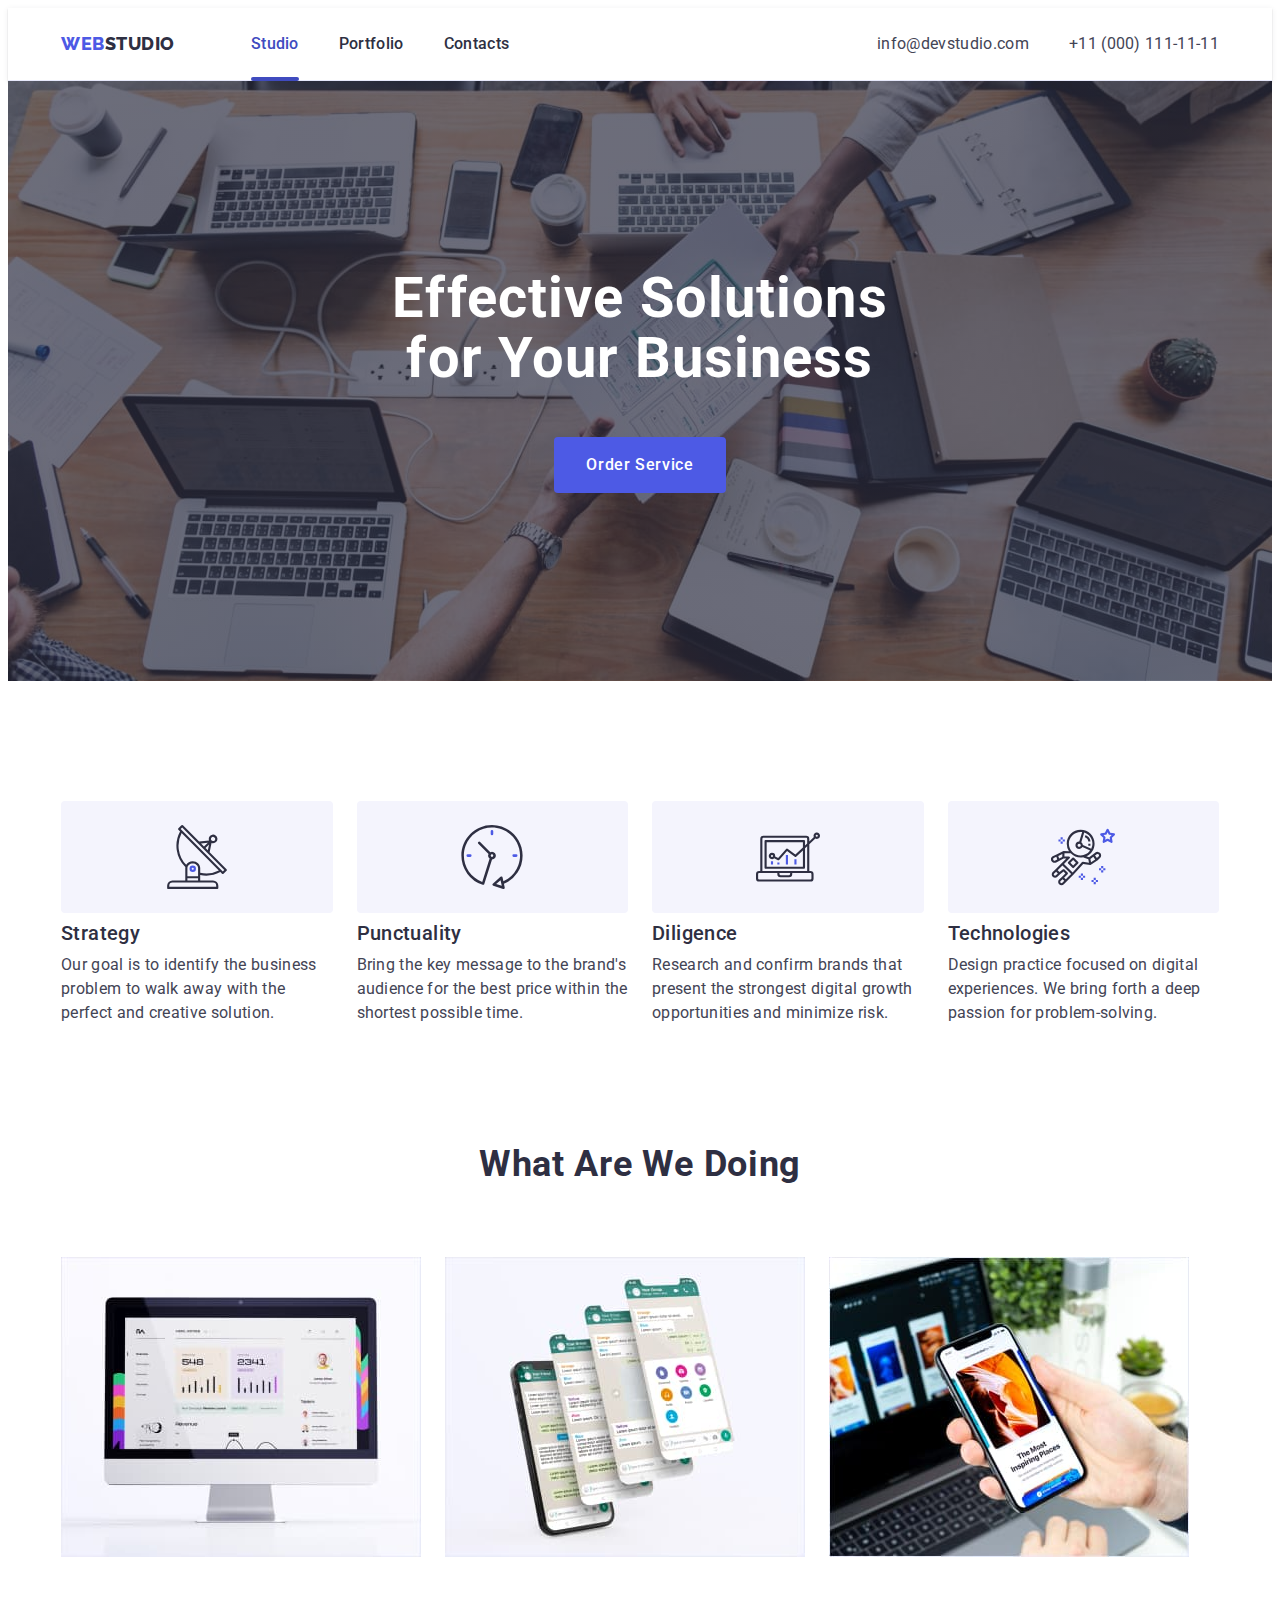
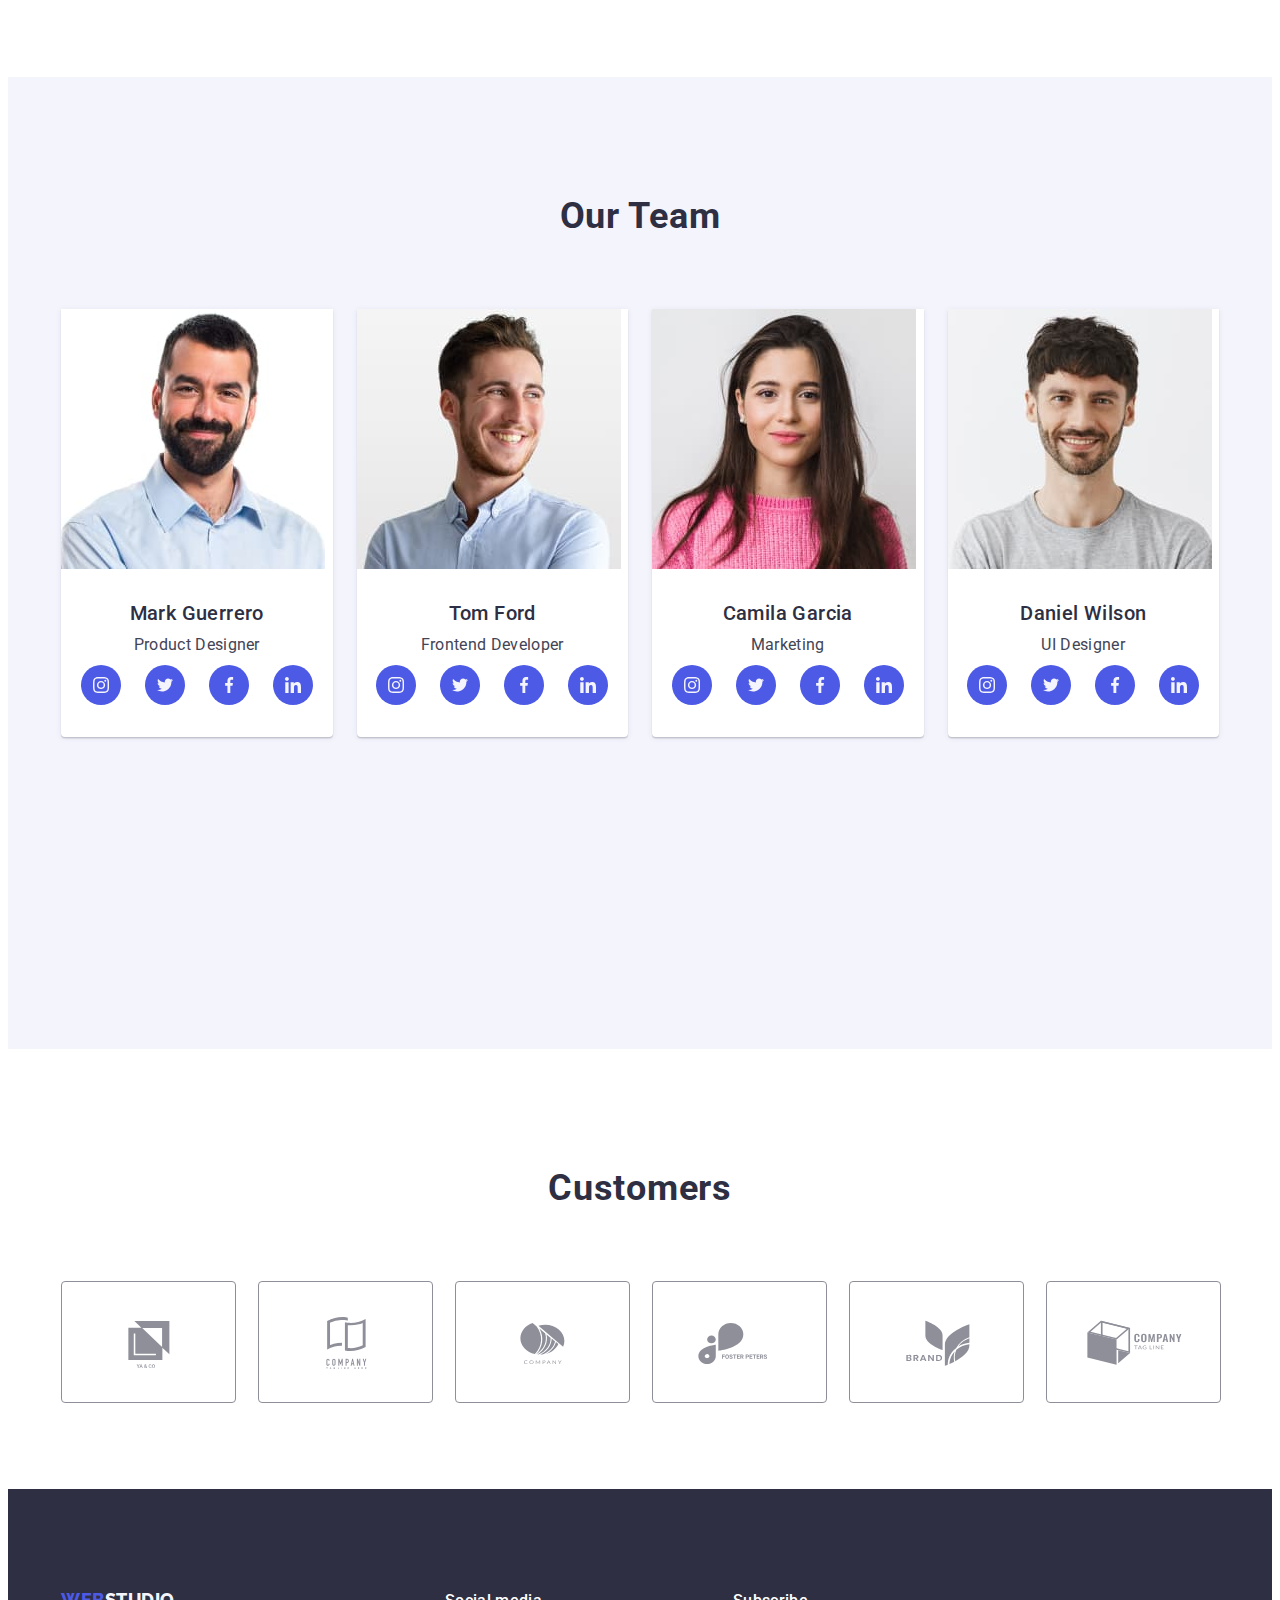
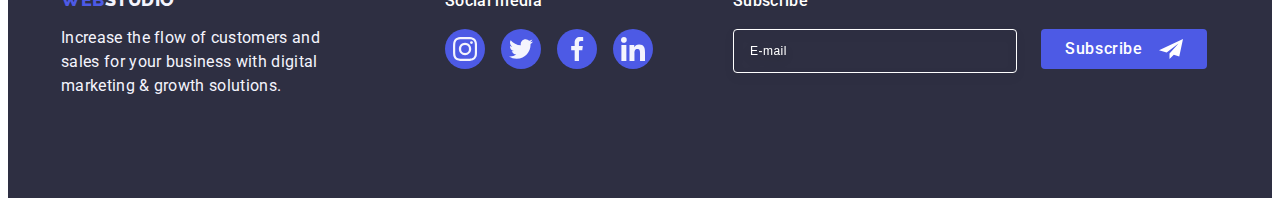
<file: index.html>
<!DOCTYPE html>
<html lang="en">
  <head>
    <meta charset="UTF-8" />
    <meta name="viewport" content="width=device-width, initial-scale=1.0" />
    <title>WEBSTUDIO</title>
    <link rel="preconnect" href="https://fonts.googleapis.com" />
    <link rel="preconnect" href="https://fonts.gstatic.com" crossorigin />
    <link
      href="https://fonts.googleapis.com/css2?family=Raleway:wght@800&family=Roboto:wght@400;500;700;900&display=swap"
      rel="stylesheet"
    />
    <link
      rel="stylesheet"
      href="https://cdnjs.cloudflare.com/ajax/libs/modern-normalize/2.0.0/modern-normalize.min.css"
      integrity="sha512-4xo8blKMVCiXpTaLzQSLSw3KFOVPWhm/TRtuPVc4WG6kUgjH6J03IBuG7JZPkcWMxJ5huwaBpOpnwYElP/m6wg=="
      crossorigin="anonymous"
      referrerpolicy="no-referrer"
    />
    <link rel="stylesheet" href="./css/styles.css" />
  </head>
  <body>
    <header class="header">
      <div class="container header-container">
        <nav class="header-navigation">
          <a class="header-logo logo link" href="./index.html"
            >Web<span class="header-logo-studio">Studio</span></a
          >
          <ul class="header-menu-list list">
            <li class="header-menu-item">
              <a class="header-menu-link link current" href="./index.html"
                >Studio</a
              >
            </li>
            <li class="header-menu-item">
              <a class="header-menu-link link" href="./portfolio.html"
                >Portfolio</a
              >
            </li>
            <li class="header-menu-item">
              <a class="header-menu-link link" href="">Contacts</a>
            </li>
          </ul>
        </nav>
        <address class="header-address">
          <ul class="address-list list">
            <li>
              <a class="address-contact link" href="mailto:info@devstudio.com"
                >info@devstudio.com</a
              >
            </li>
            <li>
              <a class="address-contact link" href="tel:+110001111111"
                >+11 (000) 111-11-11</a
              >
            </li>
          </ul>
        </address>
      </div>
    </header>
    <main>
      <section class="hero-section">
        <div class="container container-hero">
          <h1 class="hero-title">Effective Solutions for Your Business</h1>
          <button class="service-order-button" type="button" data-modal-open>
            Order Service
          </button>
        </div>
      </section>
      <section class="advantages-section">
        <div class="container">
          <h2 class="advantages-header visually-hidden">Advantages</h2>
          <ul class="advantages-section-list list">
            <li class="advantages-item">
              <div class="container-svg">
                <svg class="advantages-section-icons" width="64" height="64">
                  <use href="./images/icons.svg#icon-antenna"></use>
                </svg>
              </div>
              <h3 class="advantages-title">Strategy</h3>
              <p class="advantages-description">
                Our goal is to identify the business problem to walk away with
                the perfect and creative solution.
              </p>
            </li>
            <li class="advantages-item">
              <div class="container-svg">
                <svg class="advantages-section-icons" width="64" height="64">
                  <use href="./images/icons.svg#icon-clock"></use>
                </svg>
              </div>
              <h3 class="advantages-title">Punctuality</h3>
              <p class="advantages-description">
                Bring the key message to the brand's audience for the best price
                within the shortest possible time.
              </p>
            </li>
            <li class="advantages-item">
              <div class="container-svg">
                <svg class="advantages-section-icons" width="64" height="64">
                  <use href="./images/icons.svg#icon-diagram"></use>
                </svg>
              </div>
              <h3 class="advantages-title">Diligence</h3>
              <p class="advantages-description">
                Research and confirm brands that present the strongest digital
                growth opportunities and minimize risk.
              </p>
            </li>
            <li class="advantages-item">
              <div class="container-svg">
                <svg class="advantages-section-icons" width="64" height="64">
                  <use href="./images/icons.svg#icon-astronaut"></use>
                </svg>
              </div>
              <h3 class="advantages-title">Technologies</h3>
              <p class="advantages-description">
                Design practice focused on digital experiences. We bring forth a
                deep passion for problem-solving.
              </p>
            </li>
          </ul>
        </div>
      </section>
      <section class="features-section">
        <div class="container">
          <h2 class="features-section-title">What are we doing</h2>
          <ul class="features-item-list list">
            <li class="features-list-item">
              <img
                src="./images/computer.jpg"
                alt="Computer"
                width="360"
                height="300"
              />
            </li>
            <li class="features-list-item">
              <img
                src="./images/phone-screen.jpg"
                alt="Phone screen"
                width="360"
                height="300"
              />
            </li>
            <li class="features-list-item">
              <img
                src="./images/phone.jpg"
                alt="Phone"
                width="360"
                height="300"
              />
            </li>
          </ul>
        </div>
      </section>
      <section class="team-section">
        <div class="container">
          <h2 class="team-section-title">Our Team</h2>
          <ul class="team-list list">
            <li class="team-list-item">
              <img
                src="./images/mark.jpg"
                alt="Mark Guerrero"
                width="264"
                height="260"
              />
              <div class="container container-team">
                <h3 class="team-member">Mark Guerrero</h3>
                <p class="team-member-description">Product Designer</p>
                <ul class="team-icons-list list">
                  <li class="team-icons-item">
                    <a class="team-icons-link" href="#">
                      <svg class="team-section-icons" width="16" height="16">
                        <use href="./images/icons.svg#icon-instagram"></use>
                      </svg>
                    </a>
                  </li>
                  <li class="team-icons-item">
                    <a class="team-icons-link" href="#">
                      <svg class="team-section-icons" width="16" height="16">
                        <use href="./images/icons.svg#icon-twitter"></use>
                      </svg>
                    </a>
                  </li>
                  <li class="team-icons-item">
                    <a class="team-icons-link" href="#">
                      <svg class="team-section-icons" width="16" height="16">
                        <use href="./images/icons.svg#icon-facebook"></use>
                      </svg>
                    </a>
                  </li>
                  <li class="team-icons-item">
                    <a class="team-icons-link" href="#">
                      <svg class="team-section-icons" width="16" height="16">
                        <use href="./images/icons.svg#icon-linkedin"></use>
                      </svg>
                    </a>
                  </li>
                </ul>
              </div>
            </li>
            <li class="team-list-item">
              <img
                src="./images/tom.jpg"
                alt="Tom Ford"
                width="264"
                height="260"
              />
              <div class="container container-team">
                <h3 class="team-member">Tom Ford</h3>
                <p class="team-member-description">Frontend Developer</p>
                <ul class="team-icons-list list">
                  <li class="team-icons-item">
                    <a class="team-icons-link" href="#">
                      <svg class="team-section-icons" width="16" height="16">
                        <use href="./images/icons.svg#icon-instagram"></use>
                      </svg>
                    </a>
                  </li>
                  <li class="team-icons-item">
                    <a class="team-icons-link" href="#">
                      <svg class="team-section-icons" width="16" height="16">
                        <use href="./images/icons.svg#icon-twitter"></use>
                      </svg>
                    </a>
                  </li>
                  <li class="team-icons-item">
                    <a class="team-icons-link" href="#">
                      <svg class="team-section-icons" width="16" height="16">
                        <use href="./images/icons.svg#icon-facebook"></use>
                      </svg>
                    </a>
                  </li>
                  <li class="team-icons-item">
                    <a class="team-icons-link" href="#">
                      <svg class="team-section-icons" width="16" height="16">
                        <use href="./images/icons.svg#icon-linkedin"></use>
                      </svg>
                    </a>
                  </li>
                </ul>
              </div>
            </li>
            <li class="team-list-item">
              <img
                src="./images/camila.jpg"
                alt="Camila Garcia"
                width="264"
                height="260"
              />
              <div class="container container-team">
                <h3 class="team-member">Camila Garcia</h3>
                <p class="team-member-description">Marketing</p>
                <ul class="team-icons-list list">
                  <li class="team-icons-item">
                    <a class="team-icons-link" href="#">
                      <svg class="team-section-icons" width="16" height="16">
                        <use href="./images/icons.svg#icon-instagram"></use>
                      </svg>
                    </a>
                  </li>
                  <li class="team-icons-item">
                    <a class="team-icons-link" href="#">
                      <svg class="team-section-icons" width="16" height="16">
                        <use href="./images/icons.svg#icon-twitter"></use>
                      </svg>
                    </a>
                  </li>
                  <li class="team-icons-item">
                    <a class="team-icons-link" href="#">
                      <svg class="team-section-icons" width="16" height="16">
                        <use href="./images/icons.svg#icon-facebook"></use>
                      </svg>
                    </a>
                  </li>
                  <li class="team-icons-item">
                    <a class="team-icons-link" href="#">
                      <svg class="team-section-icons" width="16" height="16">
                        <use href="./images/icons.svg#icon-linkedin"></use>
                      </svg>
                    </a>
                  </li>
                </ul>
              </div>
            </li>
            <li class="team-list-item">
              <img
                src="./images/daniel.jpg"
                alt="Daniel Wilson"
                width="264"
                height="260"
              />
              <div class="container container-team">
                <h3 class="team-member">Daniel Wilson</h3>
                <p class="team-member-description">UI Designer</p>
                <ul class="team-icons-list list">
                  <li class="team-icons-item">
                    <a class="team-icons-link" href="#">
                      <svg class="team-section-icons" width="16" height="16">
                        <use href="./images/icons.svg#icon-instagram"></use>
                      </svg>
                    </a>
                  </li>
                  <li class="team-icons-item">
                    <a class="team-icons-link" href="#">
                      <svg class="team-section-icons" width="16" height="16">
                        <use href="./images/icons.svg#icon-twitter"></use>
                      </svg>
                    </a>
                  </li>
                  <li class="team-icons-item">
                    <a class="team-icons-link" href="#">
                      <svg class="team-section-icons" width="16" height="16">
                        <use href="./images/icons.svg#icon-facebook"></use>
                      </svg>
                    </a>
                  </li>
                  <li class="team-icons-item">
                    <a class="team-icons-link" href="#">
                      <svg class="team-section-icons" width="16" height="16">
                        <use href="./images/icons.svg#icon-linkedin"></use>
                      </svg>
                    </a>
                  </li>
                </ul>
              </div>
            </li>
          </ul>
        </div>
      </section>
      <section class="customers-section">
        <div class="container">
          <h2 class="customers-section-title">Customers</h2>
          <ul class="customers-section-list">
            <li class="customers-section-item list">
              <a class="customers-icons-link link" href="#">
                <svg class="customers-section-icons" width="104" height="56">
                  <use href="./images/icons.svg#icon-logo-yaco"></use>
                </svg>
              </a>
            </li>
            <li class="customers-section-item list">
              <a class="customers-icons-link link" href="#">
                <svg class="customers-section-icons" width="104" height="56">
                  <use
                    href="./images/icons.svg#icon-company-tagline-here"
                  ></use>
                </svg>
              </a>
            </li>
            <li class="customers-section-item list">
              <a class="customers-icons-link link" href="#">
                <svg class="customers-section-icons" width="104" height="56">
                  <use href="./images/icons.svg#icon-company"></use>
                </svg>
              </a>
            </li>
            <li class="customers-section-item list">
              <a class="customers-icons-link link" href="#">
                <svg class="customers-section-icons" width="104" height="56">
                  <use href="./images/icons.svg#icon-logo-foster-peters"></use>
                </svg>
              </a>
            </li>
            <li class="customers-section-item list">
              <a class="customers-icons-link link" href="#">
                <svg class="customers-section-icons" width="104" height="56">
                  <use href="./images/icons.svg#icon-logo-brand"></use>
                </svg>
              </a>
            </li>
            <li class="customers-section-item list">
              <a class="customers-icons-link link" href="#">
                <svg class="customers-section-icons" width="104" height="56">
                  <use href="./images/icons.svg#icon-company-tagline"></use>
                </svg>
              </a>
            </li>
          </ul>
        </div>
      </section>
    </main>
    <footer class="footer">
      <div class="container container-footer">
        <div class="container-footer-left">
          <a class="link-footer logo link" href="./index.html"
            >Web<span class="footer-logo-studio">Studio</span></a
          >
          <p class="footer-description">
            Increase the flow of customers and sales for your business with
            digital marketing & growth solutions.
          </p>
        </div>
        <div class="container-footer-right">
          <p class="social-icon-title">Social media</p>
          <ul class="footer-icons-list list">
            <li class="footer-icons-item">
              <a class="footer-icons-link" href="#">
                <svg class="team-section-icons" width="24" height="24">
                  <use href="./images/icons.svg#icon-instagram"></use>
                </svg>
              </a>
            </li>
            <li class="footer-icons-item">
              <a class="footer-icons-link" href="#">
                <svg class="team-section-icons" width="24" height="24">
                  <use href="./images/icons.svg#icon-twitter"></use>
                </svg>
              </a>
            </li>
            <li class="footer-icons-item">
              <a class="footer-icons-link" href="#">
                <svg class="team-section-icons" width="24" height="24">
                  <use href="./images/icons.svg#icon-facebook"></use>
                </svg>
              </a>
            </li>
            <li class="footer-icons-item">
              <a class="footer-icons-link" href="#">
                <svg class="team-section-icons" width="24" height="24">
                  <use href="./images/icons.svg#icon-linkedin"></use>
                </svg>
              </a>
            </li>
          </ul>
        </div>
        <div class="footer-subscribe-container">
          <p class="subscribe-title">Subscribe</p>
          <form class="container-input-button" action="#">
            <label class="label-input-subscribe" for="subscribe">
              <input
                type="email"
                name="subscribe-email"
                id="subscribe"
                class="input-subscribe"
                placeholder="E-mail"
              />
            </label>
            <button type="submit" class="footer-button-submit">
              Subscribe
              <svg class="subscribe-icon" width="24" height="24">
                <use href="./images/icons.svg#icon-telegram"></use>
              </svg>
            </button>
          </form>
        </div>
      </div>
    </footer>
    <div class="backdrop is-hidden" data-modal>
      <div class="modal">
        <button type="button" class="modal-close-button" data-modal-close>
          <svg class="close-icon" width="8" height="8">
            <use href="./images/icons.svg#icon-close-button"></use>
          </svg>
        </button>
        <p class="modal-title">Leave your contacts and we will call you back</p>
        <form>
          <div class="modal-label">
            <label for="user-name" class="input-label"> Name</label>
            <div class="input-wrap">
              <input
                type="text"
                class="modal-input"
                name="user-name"
                id="user-name"
              />
              <svg class="input-icons" width="18" height="24">
                <use href="./images/icons.svg#icon-person"></use>
              </svg>
            </div>
          </div>
          <div class="modal-label">
            <label for="user-phone" class="input-label">Phone</label>
            <div class="input-wrap">
              <input
                type="tel"
                class="modal-input"
                name="user-phone"
                id="user-phone"
              />
              <svg class="input-icons" width="18" height="24">
                <use href="./images/icons.svg#icon-phone"></use>
              </svg>
            </div>
          </div>
          <div class="modal-label">
            <label for="user-email" class="input-label">Email</label>
            <div class="input-wrap">
              <input
                type="email"
                class="modal-input"
                name="user-email"
                id="user-email"
              />
              <svg class="input-icons" width="18" height="24">
                <use href="./images/icons.svg#icon-email"></use>
              </svg>
            </div>
          </div>
          <div class="comment-label">
            <label for="user-comment" class="input-label">Comment</label>
            <textarea
              class="form-input"
              name="user-comment"
              id="user-comment"
              placeholder="Text input"
            ></textarea>
          </div>
          <div class="checkbox-container">
            <input
              type="checkbox"
              name="user-privacy"
              id="user-privacy"
              class="modal-check visually-hidden"
              value="true"
            />
            <label for="user-privacy" class="check-text"
              ><span class="checkbox-check">
                <svg class="checkbox-icon" width="10" height="8">
                  <use href="./images/icons.svg#icon-check"></use>
                </svg> </span
              >I accept the terms and conditions of the&nbsp;
              <a href="#" class="privacy-link">Privacy Policy</a></label
            >
          </div>
          <button type="submit" class="button-modal">Send</button>
        </form>
      </div>
    </div>
    <script src="./js/modal.js"></script>
  </body>
</html>
</file>
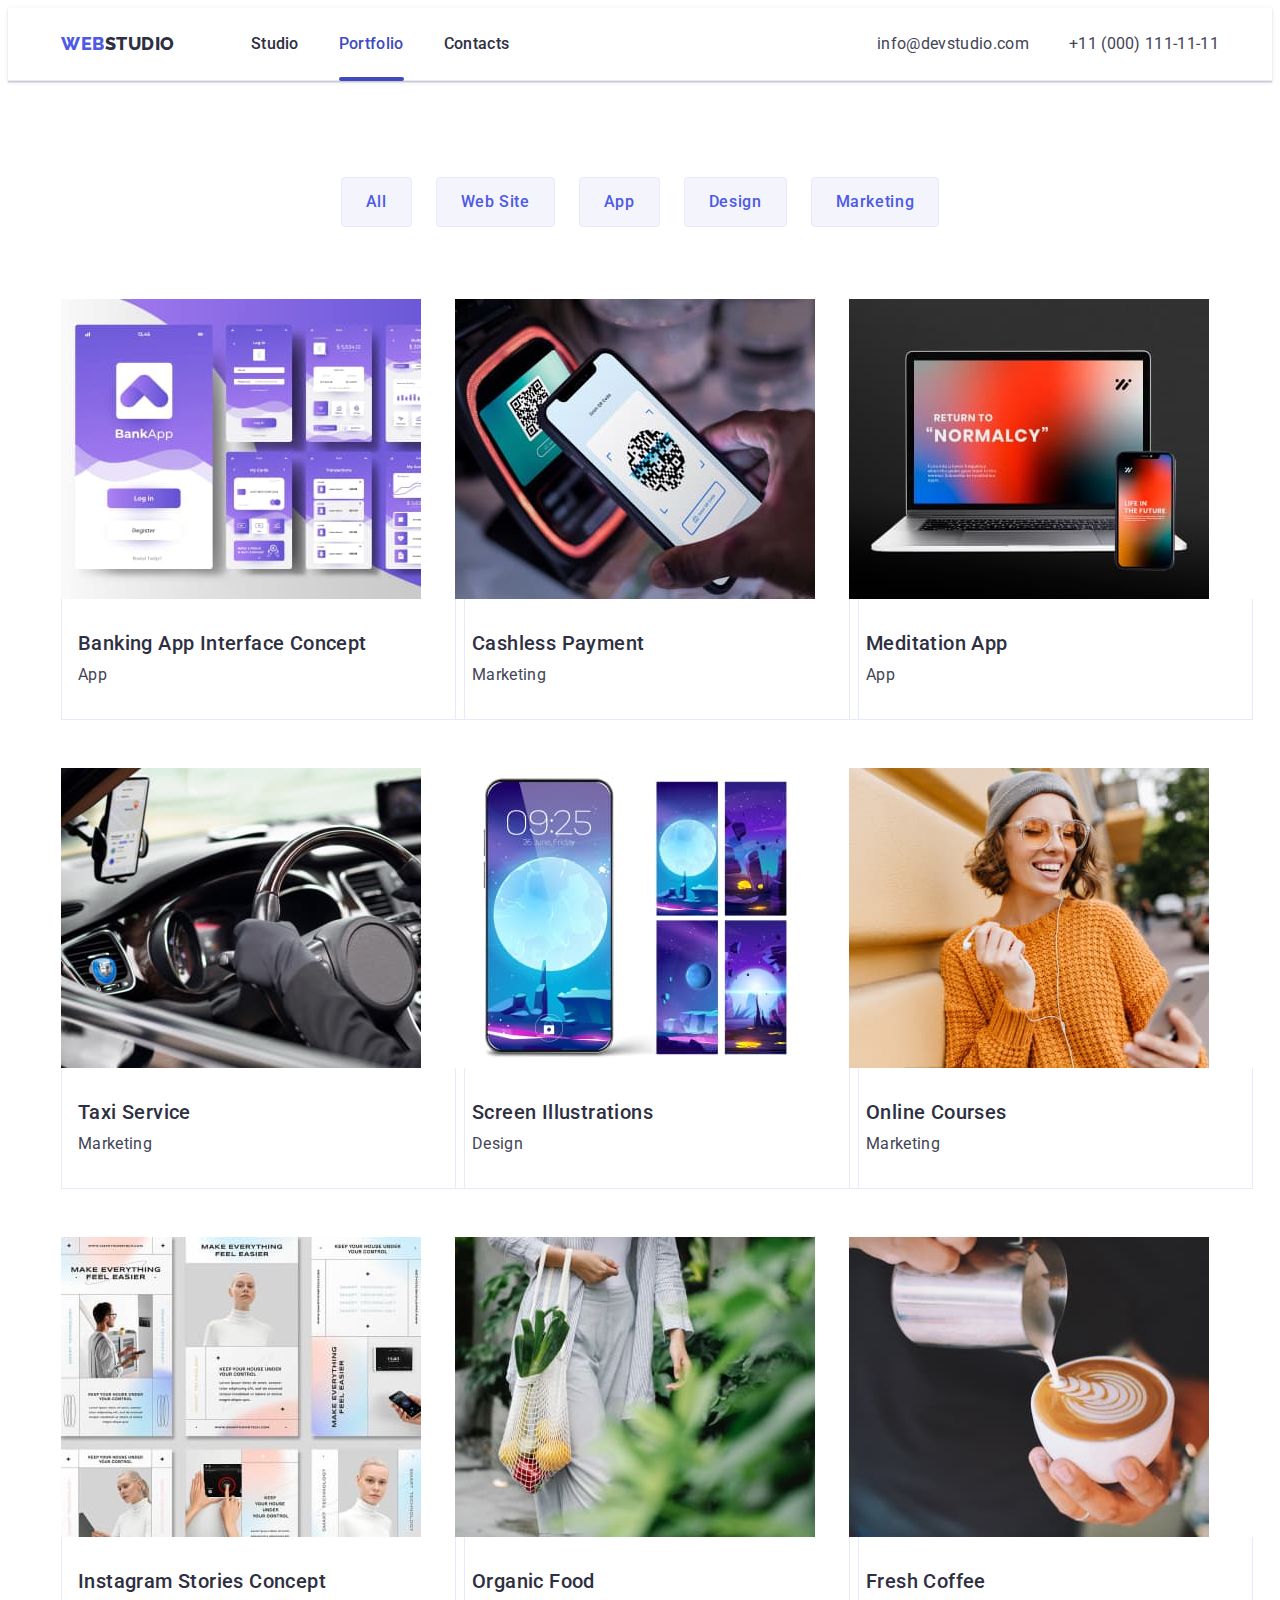
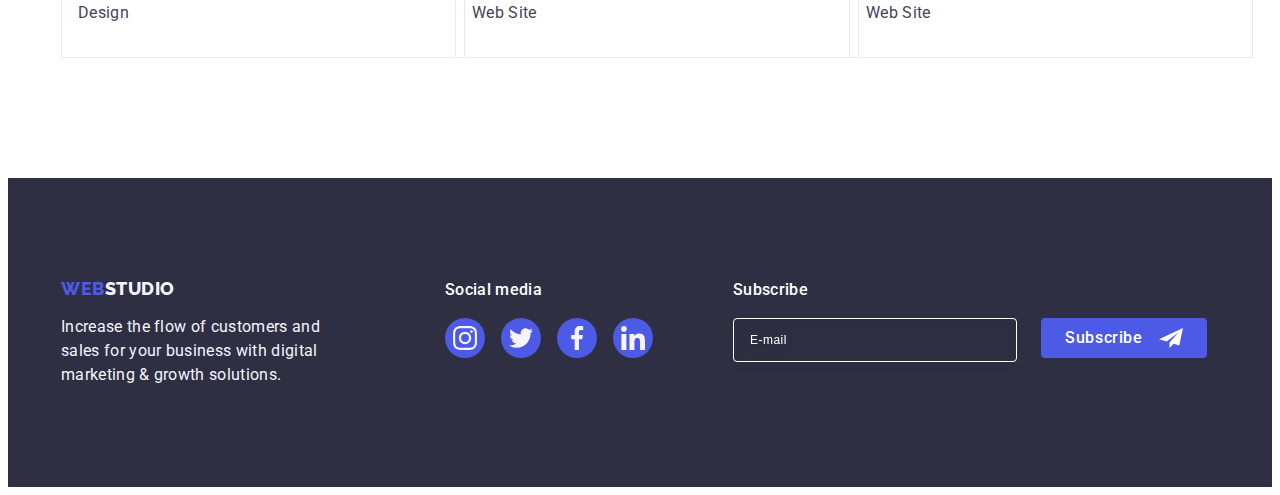
<file: portfolio.html>
<!DOCTYPE html>
<html lang="en">
  <head>
    <meta charset="UTF-8" />
    <meta name="viewport" content="width=device-width, initial-scale=1.0" />
    <title>Document</title>
    <link rel="preconnect" href="https://fonts.googleapis.com" />
    <link rel="preconnect" href="https://fonts.gstatic.com" crossorigin />
    <link
      href="https://fonts.googleapis.com/css2?family=Raleway:wght@800&family=Roboto:wght@400;500;700;900&display=swap"
      rel="stylesheet"
    />
    <link
      rel="stylesheet"
      href="https://cdnjs.cloudflare.com/ajax/libs/modern-normalize/2.0.0/modern-normalize.min.css"
      integrity="sha512-4xo8blKMVCiXpTaLzQSLSw3KFOVPWhm/TRtuPVc4WG6kUgjH6J03IBuG7JZPkcWMxJ5huwaBpOpnwYElP/m6wg=="
      crossorigin="anonymous"
      referrerpolicy="no-referrer"
    />
    <link rel="stylesheet" href="./css/styles.css" />
  </head>
  <body>
    <header class="header">
      <div class="container header-container">
        <nav class="header-navigation">
          <a class="header-logo logo link" href="./index.html"
            >Web<span class="header-logo-studio">Studio</span></a
          >
          <ul class="header-menu-list list">
            <li class="header-menu-item">
              <a class="header-menu-link link" href="./index.html">Studio</a>
            </li>
            <li class="header-menu-item">
              <a class="header-menu-link link current" href="./portfolio.html"
                >Portfolio</a
              >
            </li>
            <li class="header-menu-item">
              <a class="header-menu-link link" href="">Contacts</a>
            </li>
          </ul>
        </nav>
        <address class="header-address">
          <ul class="address-list list">
            <li>
              <a class="address-contact link" href="mailto:info@devstudio.com"
                >info@devstudio.com</a
              >
            </li>
            <li>
              <a class="address-contact link" href="tel:+110001111111"
                >+11 (000) 111-11-11</a
              >
            </li>
          </ul>
        </address>
      </div>
    </header>
    <main>
      <section class="portfolio-section">
        <div class="container">
          <h1 class="visually-hidden">Projects</h1>
          <ul class="filter-button-list list">
            <li class="filter-item">
              <button class="filter-button" type="button">All</button>
            </li>
            <li class="filter-item">
              <button class="filter-button" type="button">Web Site</button>
            </li>
            <li class="filter-item">
              <button class="filter-button" type="button">App</button>
            </li>
            <li class="filter-item">
              <button class="filter-button" type="button">Design</button>
            </li>
            <li class="filter-item">
              <button class="filter-button" type="button">Marketing</button>
            </li>
          </ul>
          <ul class="portfolio-section-list list">
            <li class="portfolio-item">
              <a class="portfolio-link link" href="">
                <div class="overlay-container">
                  <img
                    src="./images/banking-app.jpg"
                    alt="Banking App Interface"
                    width="360"
                    height="300"
                  />
                  <p class="overlay">
                    14 Stylish and User-Friendly App Design Concepts · Task
                    Manager App · Calorie Tracker App · Exotic Fruit Ecommerce
                    App · Cloud Storage App
                  </p>
                </div>
                <div class="container container-portfolio">
                  <h2 class="portfolio-item-title">
                    Banking App Interface Concept
                  </h2>
                  <p class="portfolio-item-description">App</p>
                </div>
              </a>
            </li>
            <li class="portfolio-item">
              <a class="portfolio-link link" href="">
                <div class="overlay-container">
                  <img
                    src="./images/cashless-payment.jpg"
                    alt="Phone"
                    width="360"
                    height="300"
                  />
                  <p class="overlay">
                    14 Stylish and User-Friendly App Design Concepts · Task
                    Manager App · Calorie Tracker App · Exotic Fruit Ecommerce
                    App · Cloud Storage App
                  </p>
                </div>
                <div class="container container-portfolio">
                  <h2 class="portfolio-item-title">Cashless Payment</h2>
                  <p class="portfolio-item-description">Marketing</p>
                </div>
              </a>
            </li>
            <li class="portfolio-item">
              <a class="portfolio-link link" href="">
                <div class="overlay-container">
                  <img
                    src="./images/meditation-app.jpg"
                    alt="Laptop and phone"
                    width="360"
                    height="300"
                  />
                  <p class="overlay">
                    14 Stylish and User-Friendly App Design Concepts · Task
                    Manager App · Calorie Tracker App · Exotic Fruit Ecommerce
                    App · Cloud Storage App
                  </p>
                </div>
                <div class="container container-portfolio">
                  <h2 class="portfolio-item-title">Meditation App</h2>
                  <p class="portfolio-item-description">App</p>
                </div>
              </a>
            </li>
            <li class="portfolio-item">
              <a class="portfolio-link link" href="">
                <div class="overlay-container">
                  <img
                    src="./images/taxi-service.jpg"
                    alt="car steering wheel"
                    width="360"
                    height="300"
                  />
                  <p class="overlay">
                    14 Stylish and User-Friendly App Design Concepts · Task
                    Manager App · Calorie Tracker App · Exotic Fruit Ecommerce
                    App · Cloud Storage App
                  </p>
                </div>
                <div class="container container-portfolio">
                  <h2 class="portfolio-item-title">Taxi Service</h2>
                  <p class="portfolio-item-description">Marketing</p>
                </div>
              </a>
            </li>
            <li class="portfolio-item">
              <a class="portfolio-link link" href="">
                <div class="overlay-container">
                  <img
                    src="./images/screen-illustrations.jpg"
                    alt="Phone-screen"
                    width="360"
                    height="300"
                  />
                  <p class="overlay">
                    14 Stylish and User-Friendly App Design Concepts · Task
                    Manager App · Calorie Tracker App · Exotic Fruit Ecommerce
                    App · Cloud Storage App
                  </p>
                </div>
                <div class="container container-portfolio">
                  <h2 class="portfolio-item-title">Screen Illustrations</h2>
                  <p class="portfolio-item-description">Design</p>
                </div>
              </a>
            </li>
            <li class="portfolio-item">
              <a class="portfolio-link link" href="">
                <div class="overlay-container">
                  <img
                    src="./images/online-courses.jpg"
                    alt="The girl smiles"
                    width="360"
                    height="300"
                  />
                  <p class="overlay">
                    14 Stylish and User-Friendly App Design Concepts · Task
                    Manager App · Calorie Tracker App · Exotic Fruit Ecommerce
                    App · Cloud Storage App
                  </p>
                </div>
                <div class="container container-portfolio">
                  <h2 class="portfolio-item-title">Online Courses</h2>
                  <p class="portfolio-item-description">Marketing</p>
                </div>
              </a>
            </li>
            <li class="portfolio-item">
              <a class="portfolio-link link" href="">
                <div class="overlay-container">
                  <img
                    src="./images/instagram-stories.jpg"
                    alt="instagram-stories"
                    width="360"
                    height="300"
                  />
                  <p class="overlay">
                    14 Stylish and User-Friendly App Design Concepts · Task
                    Manager App · Calorie Tracker App · Exotic Fruit Ecommerce
                    App · Cloud Storage App
                  </p>
                </div>
                <div class="container container-portfolio">
                  <h2 class="portfolio-item-title">
                    Instagram Stories Concept
                  </h2>
                  <p class="portfolio-item-description">Design</p>
                </div>
              </a>
            </li>
            <li class="portfolio-item">
              <a class="portfolio-link link" href="">
                <div class="overlay-container">
                  <img
                    src="./images/organic-food.jpg"
                    alt="Organic food in a bag"
                    width="360"
                    height="300"
                  />
                  <p class="overlay">
                    14 Stylish and User-Friendly App Design Concepts · Task
                    Manager App · Calorie Tracker App · Exotic Fruit Ecommerce
                    App · Cloud Storage App
                  </p>
                </div>
                <div class="container container-portfolio">
                  <h2 class="portfolio-item-title">Organic Food</h2>
                  <p class="portfolio-item-description">Web Site</p>
                </div>
              </a>
            </li>
            <li class="portfolio-item">
              <a class="portfolio-link link" href="">
                <div class="overlay-container">
                  <img
                    src="./images/fresh-coffee.jpg"
                    alt="Cup of coffee"
                    width="360"
                    height="300"
                  />
                  <p class="overlay">
                    14 Stylish and User-Friendly App Design Concepts · Task
                    Manager App · Calorie Tracker App · Exotic Fruit Ecommerce
                    App · Cloud Storage App
                  </p>
                </div>
                <div class="container container-portfolio">
                  <h2 class="portfolio-item-title">Fresh Coffee</h2>
                  <p class="portfolio-item-description">Web Site</p>
                </div>
              </a>
            </li>
          </ul>
        </div>
      </section>
    </main>
    <footer class="footer">
      <div class="container container-footer">
        <div class="container-footer-left">
          <a class="link-footer logo link" href="./index.html"
            >Web<span class="footer-logo-studio">Studio</span></a
          >
          <p class="footer-description">
            Increase the flow of customers and sales for your business with
            digital marketing & growth solutions.
          </p>
        </div>
        <div class="container-footer-right">
          <p class="social-icon-title">Social media</p>
          <ul class="footer-icons-list list">
            <li class="footer-icons-item">
              <a class="footer-icons-link" href="#">
                <svg class="team-section-icons" width="24" height="24">
                  <use href="./images/icons.svg#icon-instagram"></use>
                </svg>
              </a>
            </li>
            <li class="footer-icons-item">
              <a class="footer-icons-link" href="#">
                <svg class="team-section-icons" width="24" height="24">
                  <use href="./images/icons.svg#icon-twitter"></use>
                </svg>
              </a>
            </li>
            <li class="footer-icons-item">
              <a class="footer-icons-link" href="#">
                <svg class="team-section-icons" width="24" height="24">
                  <use href="./images/icons.svg#icon-facebook"></use>
                </svg>
              </a>
            </li>
            <li class="footer-icons-item">
              <a class="footer-icons-link" href="#">
                <svg class="team-section-icons" width="24" height="24">
                  <use href="./images/icons.svg#icon-linkedin"></use>
                </svg>
              </a>
            </li>
          </ul>
        </div>
        <div class="footer-subscribe-container">
          <p class="subscribe-title">Subscribe</p>
          <form class="container-input-button" action="#">
            <label class="label-input-subscribe" for="subscribe">
              <input
                type="email"
                name="subscribe-email"
                id="subscribe"
                class="input-subscribe"
                placeholder="E-mail"
              />
            </label>
            <button type="submit" class="footer-button-submit">
              Subscribe
              <svg class="subscribe-icon" width="24" height="24">
                <use href="./images/icons.svg#icon-telegram"></use>
              </svg>
            </button>
          </form>
        </div>
      </div>
    </footer>
  </body>
</html>
</file>
<file: css/styles.css>
:root {
  --primary-background-color: #FFFFFF;
  --secondary-background-color:#2E2F42;
  --tertiary-background-color:#F4F4FD;
  --secondary-color-black:#2E2F42;
  --primary-color-black:#434455;
  --primary-color-white:#FFF;
  --secondary-color-white:#F4F4FD;
  --active-link-color: #404BBF;
  --button-color-primary:#4D5AE5;
  --button-color-secondary:#F4F4FD;
  --button-text-primary:#4D5AE5;
  --button-link-color:#404BBF;
  --border-color-primary:#e7e9fc;
  --border-modal-color:rgba(46, 47, 66, 0.40);
  --input-text-gray:#8e8f99;
}

p,
h1,
h2,
h3,
h4,
h5,
h6 {
  margin-top: 0;
  margin-bottom: 0;
}

ul,
ol {
  margin-top: 0;
  margin-bottom: 0;
  padding-left: 0;
}

img {
  display:block;
}

body {
  font-family:"Roboto", sans-serif;
  color:#434455;
  background-color:#FFFFFF;
}

.container {
  width: 100%;
  max-width:1158px;
  padding: 0px 15px;
  margin: 0 auto;  
}

.list {
  list-style-type: none;
}

.logo {
    color: var(--button-text-primary);
    font-size: 18px;
    font-family: 'Raleway', sans-serif;
    font-weight: 800;
    line-height: 1.17;
    letter-spacing: 0.03em;
    text-transform: uppercase;
}

.link {
  text-decoration: none;
}

.link:hover,
.link:focus {
  color: var(--active-link-color)
}

.visually-hidden {
  position: absolute;
  width: 1px;
  height: 1px;
  margin: -1px;
  border: 0;
  padding: 0;
  white-space: nowrap;
  clip-path: inset(100%);
  clip: rect(0 0 0 0);
  overflow: hidden;
}




 /* Header */

 .header {
  border-bottom: 1px solid var(--border-color-primary);
  box-shadow:0px 2px 1px rgba(46, 47, 66, 0.08),
  0px 1px 1px rgba(46, 47, 66, 0.16),
  0px 1px 6px rgba(46, 47, 66, 0.08);
 }

 .header-container {
  display: flex;
  align-items: center;
  justify-content: space-between;
 }

.header-menu-link {
  display:block;
  color:var(--secondary-color-black);
  padding: 24px 0;
  transition: color 250ms cubic-bezier(0.4, 0, 0.2, 1);
}

.header-menu-link:hover {
  color: var(--active-link-color);
}

.header-logo {
  margin-right: 76px;
}

.header-logo-studio {
  color: var(--secondary-color-black);
}

.header-navigation {
  display: flex;
  align-items: center;
}

.header-menu-list {
  font-size: 16px;
  font-family: Roboto;
  font-weight: 500;
  line-height: 1.5;
  letter-spacing: 0.02em;
  display: flex;
  gap:40px;
}

.header-address {
  font-size: 16px;
  font-family: Roboto;
  line-height: 1.5;
  letter-spacing: 0.02em;
  font-style: normal;
}

.address-contact {
  color: var(--primary-color-black);
  transition: color 250ms cubic-bezier(0.4, 0, 0.2, 1);
}

.address-list {
  display: flex;
  gap: 40px;
}

.current {
  position: relative;
  color:var(--active-link-color);
}

.current::after {
  content: "";
  position: absolute;
  bottom: -1px;
  left:0;
  width:100%;
  height: 4px;
  border-radius: 2px;
  background: var(--active-link-color);
}
/* Hero-section */


.hero-title {
  color: var(--primary-color-white);
  font-size: 56px;
  line-height: 1.07;
  letter-spacing: 0.02em;
  text-align: center;
  max-width: 496px;
  flex-shrink: 0;
  margin: 0 auto;
}


.service-order-button {
  color: var(--primary-color-white);
  font-size: 16px;
  font-family: Roboto, sans-serif;
  font-style: normal;
  font-weight: 500;
  line-height: 1.5;
  letter-spacing: 0.04em;
  background-color: var(--button-color-primary);
  padding: 16px 32px;
  min-width: 169px;
  border-radius: 4px;
  border:none;
  cursor: pointer;
  display:block;
  margin: 48px auto 0;
  transition: background-color 250ms cubic-bezier(0.4, 0, 0.2, 1);
}

.service-order-button:hover,
.service-order-button:focus {
  background-color: var(--active-link-color);
}

.is-hidden {
  position: absolute;
  width: 408px;
  height: 584px;
  margin: auto;
  top:0;
  left:0;
  right:0;
  bottom:0;
  background-color: #FFF;
}

.is-hidden-button {
  width: 24px;
  height: 24px;
  position:absolute;
  right:24px;
  top:24px;
  padding:8px;
  border-radius: 50%;
  border: 1px solid black;
  display: flex;
  justify-content: center;
  align-items: center;
  cursor: pointer;
  
}


.hero-section {
  background-color: var(--secondary-background-color);
  padding: 188px 0;
  background-image: linear-gradient(rgba(46, 47, 66, 0.7), rgba(46, 47, 66, 0.7)), url(../images/people-office.jpg);
  background-repeat: no-repeat;
  background-position: center;
  background-size: cover;
  max-width: 1440px;
  margin: 0 auto;
}

/* Advantages-section */

.advantages-header {
  color: var(--secondary-color-black);
  font-size: 36px;
  line-height: 1.11;
  letter-spacing: 0.02em;
  text-transform: capitalize;
  text-align: center;
}
.advantages-section {
  padding: 120px 0;
}

.advantages-section-list {
  display: flex;
  gap:24px;
}

.advantages-item {
  width:calc((100% - 3 * 24px) / 4);
}
.advantages-title {
  color:var(--secondary-color-black);
  font-size: 20px;
  font-weight: 500;
  line-height: 1.2;
  letter-spacing: 0.02em;
  margin-bottom: 8px;
}

.advantages-description {
  color: var(--primary-color-black);
  font-size: 16px;
  line-height: 1.5;
  letter-spacing: 0.02em;
}

.container-svg {
  display: flex;
  justify-content: center;
  align-items: center;
  width: 100%;
  background-color: #F4F4FD;
  padding: 24px 0;
  border-radius: 4px;
  margin-bottom: 8px;
}
/* Features-section */

.features-section {
  padding-bottom: 120px;
}

.features-item-list {
  display:flex;
  gap:24px;
}

.features-list-item {
  width: ((100% - 3 * 16px) / 3);
}

.features-section-title {
color: var(--secondary-color-black);
font-size: 36px;
line-height: 1.11;
letter-spacing: 0.02em;
text-transform: capitalize;
text-align: center;
margin-bottom: 72px;
}

/* Team-section */

.team-section {
  background-color: var(--tertiary-background-color);
  padding: 120px 0;
  height: 732px;
}

.team-section-title {
  color: var(--secondary-color-black);
  font-size: 36px;
  line-height: 1.11;
  letter-spacing: 0.02em;
  text-transform: capitalize;
  text-align: center;
  margin-bottom: 72px;
}

.team-member {
  color: var(--secondary-color-black);
  font-size: 20px;
  font-weight: 500;
  line-height: 1.2;
  letter-spacing: 0.02em;
  margin-bottom: 8px;
  text-align: center;
}

.team-member-description {
  color: var(--primary-color-black);
    font-size: 16px;
    line-height: 1.5;
    letter-spacing: 0.02em;
    text-align: center;
    margin-bottom: 8px;
}

.team-list {
  display:flex;
  justify-content: center;
  gap: 24px;

}

.team-icons-list {
  display: flex;
  justify-content: center;
  gap: 24px;
}

.team-icons-item {
  width: 40px;
  height: 40px;
}

.team-icons-link {
  width: 100%;
  height: 100%;
  display: flex;
  justify-content: center;
  align-items: center;
  background-color: var(--button-color-primary);
  border-radius: 50%;
  transition: background-color 250ms cubic-bezier(0.4, 0, 0.2, 1);
}

.team-icons-link:hover,
.team-icons-link:focus {
  background-color: var(--active-link-color);
}


.team-section-icons {
  fill:#F4F4FD;
}

.container-team {
  padding: 32px 0;
}

.team-list-item {
  background-color: var(--primary-color-white);
  border-radius: 0px 0px 4px 4px;
  box-shadow: 0px 2px 1px 0px rgba(46, 47, 66, 0.08), 0px 1px 1px 0px rgba(46, 47, 66, 0.16), 0px 1px 6px 0px rgba(46, 47, 66, 0.08);
  width: calc((100% - 3 * 24px) / 4)
}

/* CUSTOMERS */

.customers-section {
  padding: 120px 0;
}

.customers-section-title{
  color: var(--secondary-color-black);
  font-size: 36px;
  line-height: 1.11;
  letter-spacing: 0.02em;
  text-transform: capitalize;
  text-align: center;
  margin-bottom: 72px;
}

.customers-section-list {
  display: flex;
  gap: 24px;
}
.customers-section-item {
  width: calc((100% - 5 * 24px ) /6);
  height: 88px;
}

.customers-section-icons {
  fill:currentColor;
}
.customers-icons-link {
  color: #8E8F99;
  display: flex;
  justify-content: center;
  align-items: center;
  width: 100%;
  height: 100%;
  border: 1px solid #8E8F99;
  border-radius: 4px;
  padding: 16px 0;
  transition: border-color 250ms cubic-bezier(0.4, 0, 0.2, 1), color 250ms cubic-bezier(0.4, 0, 0.2, 1);
}

.customers-icons-link:is(:hover, :focus) {
  color:var(--active-link-color);
  border-color: var(--active-link-color);
}


/* FOOTER */

.container-footer {
  display:flex;
  align-items: baseline;
}

.container-footer-left {
  margin-right: 120px;
}

.footer {
  background-color: var(--secondary-background-color);
  padding: 100px 0;
}

.footer-logo-studio {
  color: var(--secondary-color-white);

}

.footer-description {
  color: var(--secondary-color-white);
  font-size: 16px;
  line-height: 1.5;
  letter-spacing: 0.02em;
  width: 264px;
}

.link-footer {
  display: inline-block;
  margin-bottom: 16px;
}

.footer-icons-list {
  display:flex;
  gap:16px;
}

.footer-icons-item {
  width: 40px;
  height: 40px;
}

.social-icon-title {
    color:#fff;
    font-size: 16px;
    font-weight: 500;
    line-height: 24px;
    letter-spacing: 0.32px;
    margin-bottom: 16px;
}

.footer-icons-link {
  width: 100%;
  height: 100%;
  display: flex;
  justify-content: center;
  align-items: center;
  background-color: var(--button-color-primary);
  border-radius: 50%;
  transition: background-color 250ms cubic-bezier(0.4, 0, 0.2, 1);
}

.footer-icons-link:is(:hover, :focus) {
   background-color: #31D0AA;
}

.footer-subscribe-container {
  margin-left: 80px;
}

/* .footer-subscribe {
  padding-right: 24px;
} */

.subscribe-title {
  display: block;
  color: var(--primary-background-color);
  font-weight: 500;
  font-size: 16px;
  line-height: 1.5;
  letter-spacing: 0.02em;
  margin-bottom: 16px;
}

.input-subscribe {
  width: 264px;
  height: 40px;
  border-radius: 4px;
  border: 1px solid var(--primary-color-white);
  filter: drop-shadow(0px 4px 4px rgba(0, 0, 0, 0.15));
  outline: none;
  background-color: transparent;
  padding-left: 16px;
  color: var(--primary-background-color);
  font-size: 12px;
  line-height: 1.5;
  letter-spacing: 0.04em;
}

.input-subscribe::placeholder {
  color:var(--primary-background-color);
}

.container-input-button {
  display: flex;
  gap: 24px;
}

.footer-button-submit {
      color: var(--primary-color-white);
        font-size: 16px;
        font-family: Roboto, sans-serif;
        font-weight: 500;
        line-height: 1.5;
        letter-spacing: 0.04em;
        background-color: var(--button-color-primary);
        padding: 8px 24px;
        min-width: 165px;
        height: 40px;
        border-radius: 4px;
        border: none;
        cursor: pointer;
        display: flex;
        justify-content: center;
        align-items: center;
        transition: background-color 250ms cubic-bezier(0.4, 0, 0.2, 1);
}

.footer-button-submit:hover,
.footer-button-submit:focus {
  background-color: var(--active-link-color);
}

.subscribe-icon {
 fill: var(--primary-background-color);
 margin-left: 16px;
}


/* PORTFOLIO */

/* Filter-button-section */

.filter-button {
 font-family: "Roboto", sans-serif;
 font-weight: 500;
 font-size: 16px;
 line-height: 1.5;
 letter-spacing: 0.04em;
 background-color: var(--button-color-secondary);
 color: var(--button-text-primary);
 cursor: pointer;
 padding: 12px 24px;
 border-radius: 4px;
 border: 1px solid var(--border-color-primary);
 transition: color 250ms cubic-bezier(0.4, 0, 0.2, 1),
    background-color 250ms cubic-bezier(0.4, 0, 0.2, 1),
    border-color 250ms cubic-bezier(0.4, 0, 0.2, 1),
    box-shadow 250ms cubic-bezier(0.4, 0, 0.2, 1);
}


.filter-button-list {
  display: flex;
  justify-content: center;
  margin-bottom: 72px;
  gap: 24px;
}

.filter-button:hover,
.filter-button:focus {
  background-color: var(--button-link-color);
  color: var(--primary-color-white);
  border: 1px solid transparent;
  box-shadow: 0px 2px 2px 0px rgba(0, 0, 0, 0.12), 0px 2px 1px 0px rgba(0, 0, 0, 0.08), 0px 3px 1px 0px rgba(0, 0, 0, 0.10);
}

/* Portfolio-section */


.portfolio-section {
 padding: 96px 0 120px 0;
}
.portfolio-item {
  width: calc((100% - 48px) / 3);
}

.portfolio-link {
  display: block;
  transition: box-shadow 250ms cubic-bezier(0.4, 0, 0.2, 1);
}

.portfolio-link:is(:hover, :focus) {
  box-shadow: 0px 1px 6px rgba(46, 47, 66, 0.08),
      0px 1px 1px rgba(46, 47, 66, 0.16),
      0px 2px 1px rgba(46, 47, 66, 0.08);
}

.portfolio-link:is(:hover, :focus) .overlay {
  transform: translateY(0%);
}

.portfolio-item-title {
  font-weight: 500;
  font-size: 20px;
  line-height: 1.2;
  letter-spacing: 0.02em;
  color: var(--secondary-color-black);
  margin-bottom: 8px
}

.overlay-container {
  position: relative;
  overflow: hidden;
}

.overlay {
  position: absolute;
  top:0;
  height: 100%;
  width: 100%;
  padding: 40px 32px;
  font-size: 16px;
  line-height: 1.5;
  letter-spacing: 0.02em;
  color: var(--secondary-color-white);
  background-color: #4D5AE5;
  transform: translateY(100%);
  transition: transform 250ms cubic-bezier(0.4, 0, 0.2, 1);
}

.container-portfolio {
  padding: 32px 16px;
  border: 1px solid var(--border-color-primary);
  border-top: none;
}

.portfolio-section-list {
  display: flex;
  justify-content:  space-between;
  flex-wrap:wrap;
  gap: 24px;
  row-gap: 48px;
}


.portfolio-item-description {
  font-size: 16px;
  line-height: 1.5;
  letter-spacing: 0.02em;
  color:var(--primary-color-black);
}

/* MODAL */

.backdrop {
  position:fixed;
  width: 100%;
  height: 100%;
  top:0;
  background-color: rgba(46, 47, 66, 0.40);
  transition: opacity 250ms cubic-bezier(0.4, 0, 0.2, 1), visibility 250ms cubic-bezier(0.4, 0, 0.2, 1);
}

.modal {
  width: 408px;
  min-height: 584px;
  background-color: #FCFCFC;
  border-radius: 4px;
  position:absolute;
  top:50%;
  left:50%;
  transform: translate(-50%, -50%);
  box-shadow: 0px 1px 1px rgba(0, 0, 0, 0.14), 0px 1px 3px rgba(0, 0, 0, 0.12), 0px 2px 1px rgba(0, 0, 0, 0.2);
  transition: transform 250ms cubic-bezier(0.4, 0, 0.2, 1);
  padding:72px 24px 24px;
}

.modal-title {
  color: var(--secondary-color-black);
  font-size: 16px;
  font-weight: 500;
  line-height: 1.5;
  letter-spacing: 0.02em;
  margin-bottom: 16px;
  text-align: center ;
}

.modal-label {
      display: flex;
      flex-direction: column;
      margin-bottom: 8px;
}

.comment-label {
  margin-bottom: 16px;
}

.modal-input {
  width: 100%;
  height: 40px;
  border-radius: 4px;
  border: 1px solid var(--border-modal-color);
  background-color: transparent;
  outline:transparent;
  padding-left:38px;
  transition: border-color 250ms cubic-bezier(0.4, 0, 0.2, 1);
}


.modal-input:focus {
  border-color:#4D5AE5;
}

.modal-input:focus + .input-icons {
  fill: #4D5AE5;
}

.input-wrap {
  position: relative;
}

.input-label {
  color: var(--input-text-gray);
  display: block;
  font-size: 12px;
  line-height: 1.17;
  letter-spacing: 0.04em;
  margin-bottom: 4px;
}

.form-input {
  width: 100%;
  height: 120px;
  border-radius: 4px;
  color: rgba(46, 47, 66, 0.4);
  border: 1px solid var(--border-modal-color);
  background-color: transparent;
  padding: 8px 16px;
  resize: none; 
  outline: transparent;
  transition: border-color 250ms cubic-bezier(0.4, 0, 0.2, 1);
  font-size: 12px;
  line-height: 1.17;
  letter-spacing: 0.04em;
}

.form-input:focus-within {
  border-color: #4D5AE5;
}

.input-icons {
  position: absolute;
  top:50%;
  transform: translateY(-50%);
  left:16px;
  transition: fill 250ms cubic-bezier(0.4, 0, 0.2, 1);
}

.checkbox-container {
  margin-bottom: 24px;
}

.check-text {
  color:#8E8F99;
  font-size: 12px;
  line-height: 1.17;
  letter-spacing: 0.04em;
}

.privacy-link {
  color: #4D5AE5;
  font-size: 12px;
  line-height: 1.33;
  letter-spacing: 0.04em;
  text-decoration-line: underline;
}

/* .check-text {
  display: flex;
  align-items: center;
} */

.checkbox-check {
  display: inline-flex;
  align-items: center;
  justify-content: center;
  width: 16px;
  height: 16px;
  border-radius: 2px;
  border: 1px solid var(--border-modal-color);
  margin-right: 8px;;
  fill: transparent;
  transition: background-color 250ms cubic-bezier(0.4, 0, 0.2, 1), border 250ms cubic-bezier(0.4, 0, 0.2, 1), fill 250ms cubic-bezier(0.4, 0, 0.2, 1);
}


.modal-check:checked +.check-text span {
background-color: var(--button-link-color);
border:none;
fill: var(--button-color-secondary);
}

.modal-check:checked+.check-text span {
  background-color: var(--button-link-color);
  border: none;
  fill: var(--button-color-secondary);
}

.modal-check:focus +.check-text span {
  border-color: var(--button-link-color);
}

.button-modal {
      color: var(--primary-color-white);
        font-size: 16px;
        font-family: Roboto, sans-serif;
        font-style: normal;
        font-weight: 500;
        line-height: 1.5;
        letter-spacing: 0.04em;
        background-color: var(--button-color-primary);
        padding: 16px 32px;
        min-width: 169px;
        border-radius: 4px;
        border: none;
        cursor: pointer;
        display: block;
        margin: 24px auto 0;
        transition: background-color 250ms cubic-bezier(0.4, 0, 0.2, 1);
}

.button-modal:hover,
.button-modal:focus {
  background-color: var(--active-link-color);
}

.modal-close-button {
  display: flex;
  align-items: center;
  justify-content: center;
  width: 24px;
  height: 24px;
  border-radius: 50%;
  position: absolute;
  top:24px;
  right:24px;
  cursor:pointer;
  background-color: #e7e9fc;
  border: 1px solid rgba(0, 0, 0, 0.1);
  padding: 0;
  transition: background-color 250ms cubic-bezier(0.4, 0, 0.2, 1), border 250ms cubic-bezier(0.4, 0, 0.2, 1);
}

.modal-close-button:is(:hover, :focus) {
  background-color: var(--button-link-color);
  border: none;
  fill: var(--primary-background-color);
}

.close-icon {
  transition: fill 250ms cubic-bezier(0.4, 0, 0.2, 1);
}

.is-hidden {
  opacity: 0;
  visibility: hidden;
  pointer-events: none;
}
</file>
